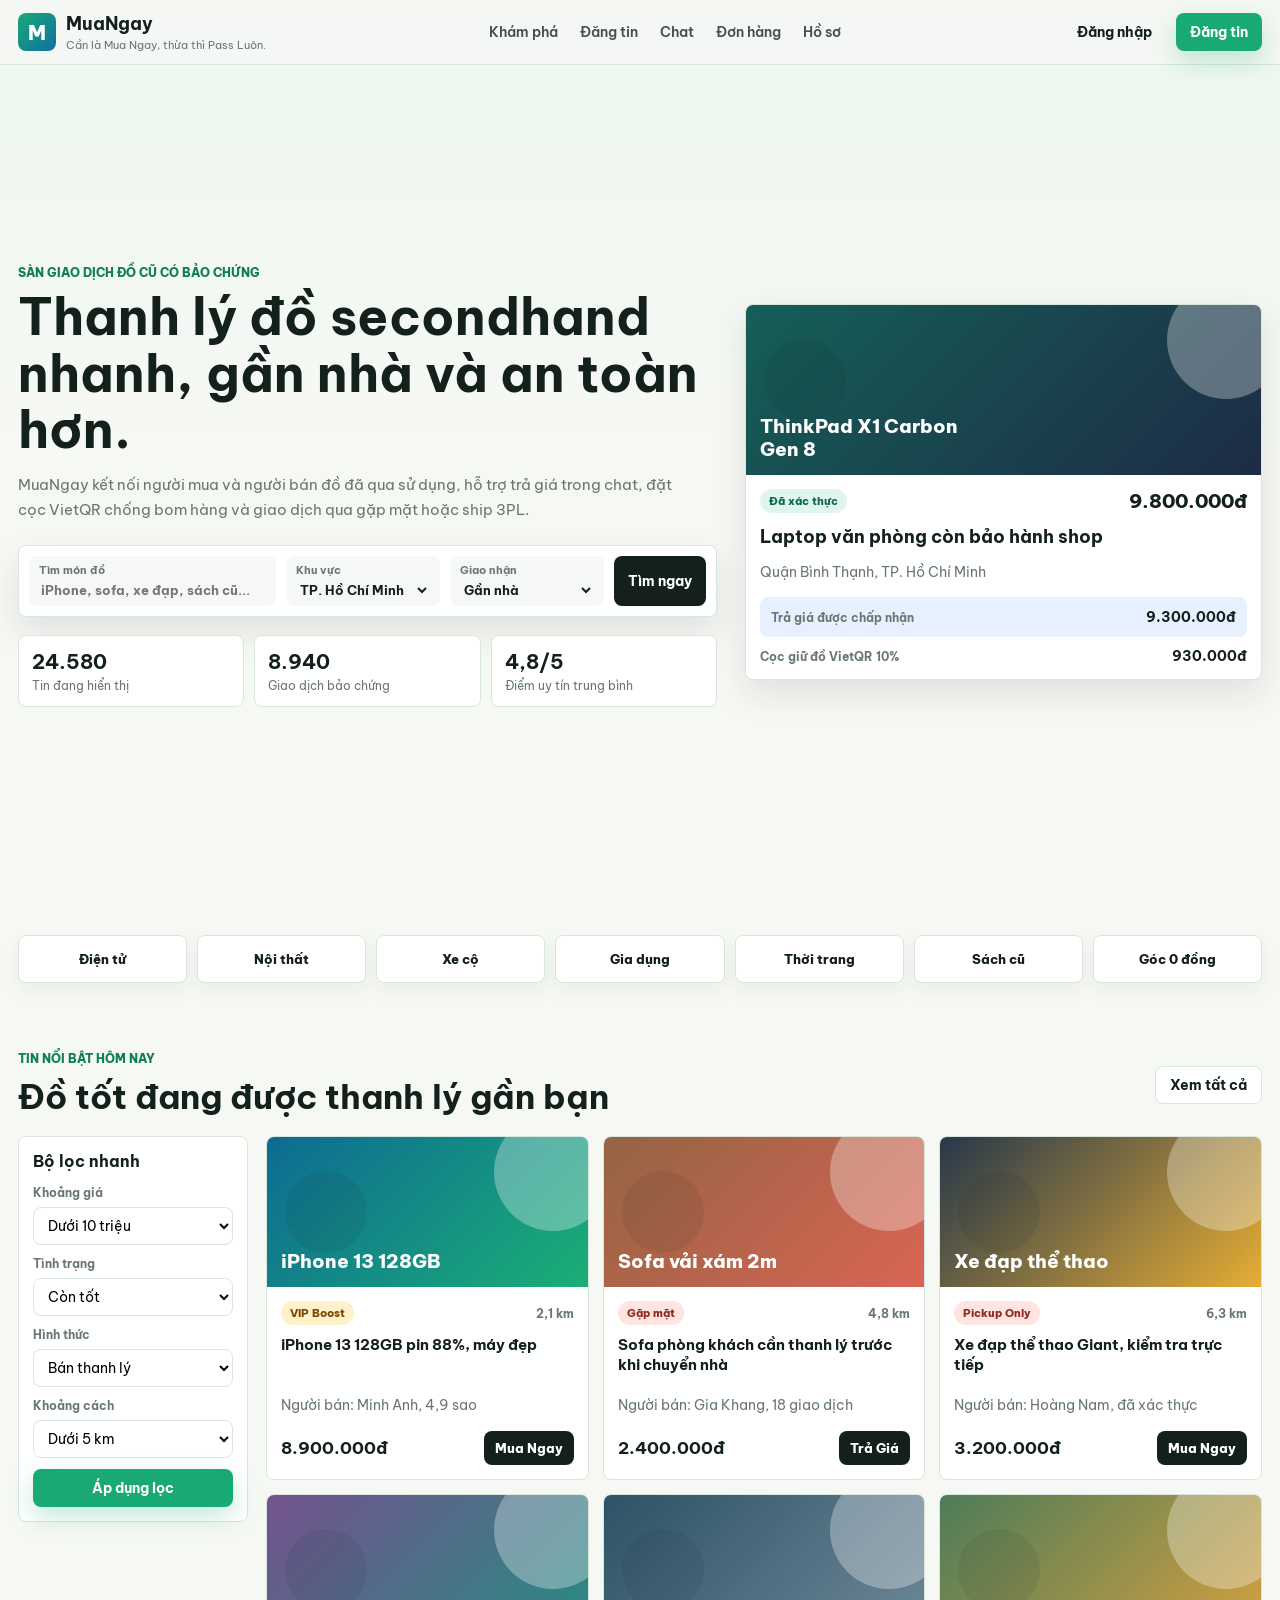
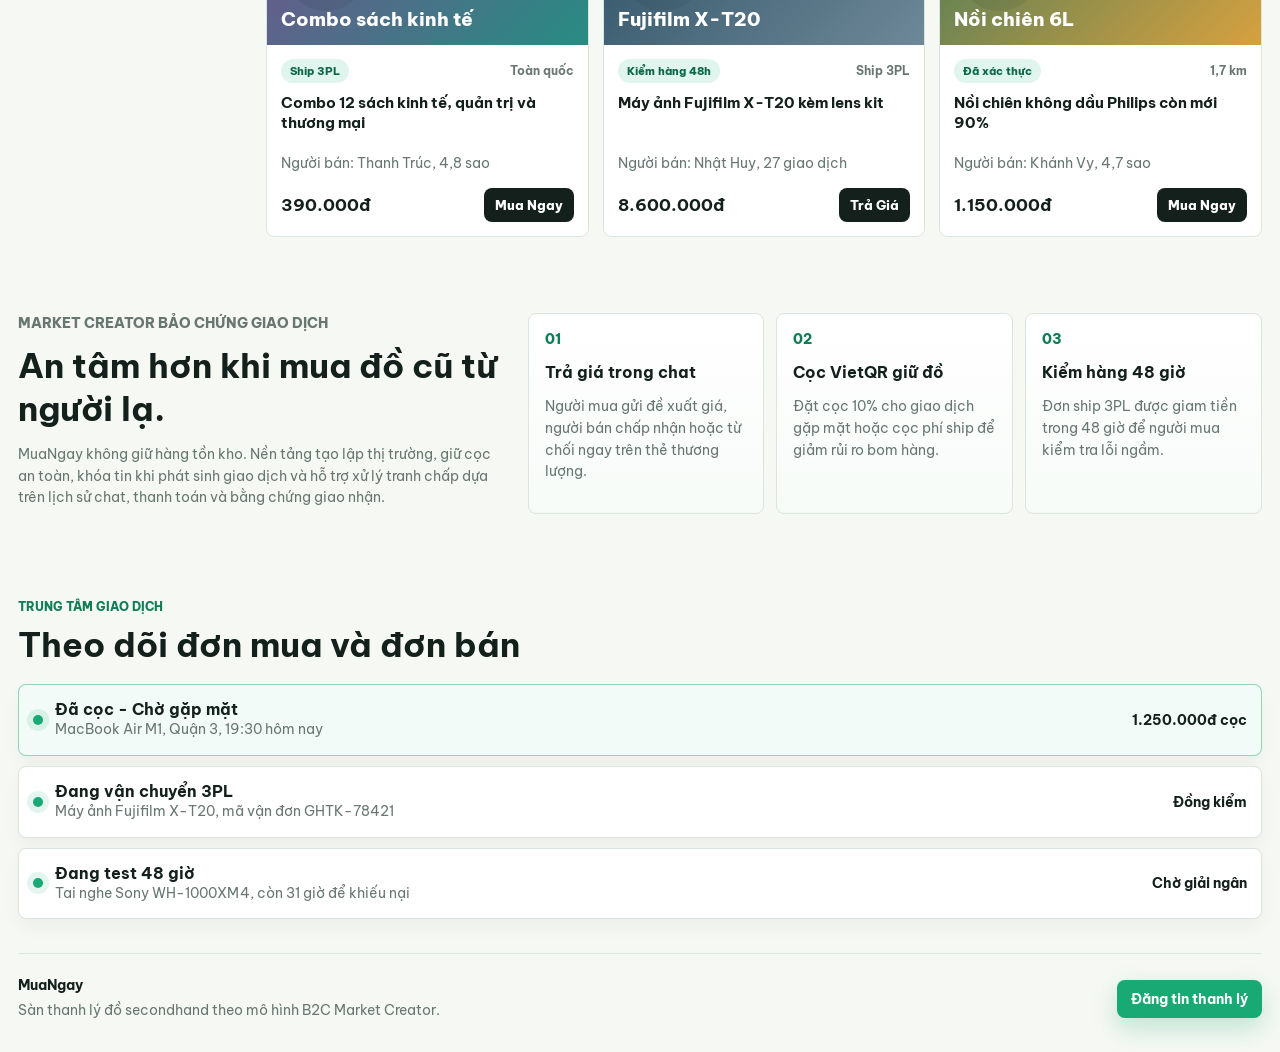
<file: ui-mockups/index.html>
<!DOCTYPE html>
<html lang="vi">
<head>
  <meta charset="UTF-8">
  <meta name="viewport" content="width=device-width, initial-scale=1.0">
  <title>MuaNgay - Sàn thanh lý đồ secondhand</title>
  <link rel="preconnect" href="https://fonts.googleapis.com">
  <link rel="preconnect" href="https://fonts.gstatic.com" crossorigin>
  <link href="https://fonts.googleapis.com/css2?family=Be+Vietnam+Pro:wght@400;500;600;700;800&display=swap" rel="stylesheet">
  <link rel="stylesheet" href="styles.css">
</head>
<body>
  <header class="site-header">
    <nav class="navbar">
      <a class="brand" href="index.html">
        <span class="brand-mark">M</span>
        <span>
          <strong>MuaNgay</strong>
          <small>Cần là Mua Ngay, thừa thì Pass Luôn.</small>
        </span>
      </a>

      <div class="nav-links">
        <a href="explore.html">Khám phá</a>
        <a href="post-listing.html">Đăng tin</a>
        <a href="chat.html">Chat</a>
        <a href="orders.html">Đơn hàng</a>
        <a href="profile.html">Hồ sơ</a>
      </div>

      <div class="nav-actions">
        <a class="btn btn-ghost" href="profile.html">Đăng nhập</a>
        <a class="btn btn-primary" href="post-listing.html">Đăng tin</a>
      </div>
    </nav>
  </header>

  <main>
    <section class="hero">
      <div class="hero-content">
        <p class="eyebrow">Sàn giao dịch đồ cũ có bảo chứng</p>
        <h1>Thanh lý đồ secondhand nhanh, gần nhà và an toàn hơn.</h1>
        <p class="hero-copy">
          MuaNgay kết nối người mua và người bán đồ đã qua sử dụng, hỗ trợ trả giá trong chat,
          đặt cọc VietQR chống bom hàng và giao dịch qua gặp mặt hoặc ship 3PL.
        </p>

        <form class="search-panel">
          <div class="field field-wide">
            <label for="keyword">Tìm món đồ</label>
            <input id="keyword" type="search" placeholder="iPhone, sofa, xe đạp, sách cũ...">
          </div>
          <div class="field">
            <label for="location">Khu vực</label>
            <select id="location">
              <option>TP. Hồ Chí Minh</option>
              <option>Hà Nội</option>
              <option>Đà Nẵng</option>
            </select>
          </div>
          <div class="field">
            <label for="method">Giao nhận</label>
            <select id="method">
              <option>Gần nhà</option>
              <option>Ship toàn quốc</option>
              <option>Góc 0 đồng</option>
            </select>
          </div>
        <a class="btn btn-dark" href="explore.html">Tìm ngay</a>
        </form>

        <div class="hero-stats" aria-label="Thống kê nổi bật">
          <div><strong>24.580</strong><span>Tin đang hiển thị</span></div>
          <div><strong>8.940</strong><span>Giao dịch bảo chứng</span></div>
          <div><strong>4,8/5</strong><span>Điểm uy tín trung bình</span></div>
        </div>
      </div>

      <aside class="deal-preview" aria-label="Giao dịch nổi bật">
        <div class="product-photo photo-laptop">
          <span>ThinkPad X1 Carbon Gen 8</span>
        </div>
        <div class="preview-body">
          <div class="preview-row">
            <span class="badge verified">Đã xác thực</span>
            <span class="price">9.800.000đ</span>
          </div>
          <h2>Laptop văn phòng còn bảo hành shop</h2>
          <p>Quận Bình Thạnh, TP. Hồ Chí Minh</p>
          <div class="offer-box">
            <span>Trả giá được chấp nhận</span>
            <strong>9.300.000đ</strong>
          </div>
          <div class="deposit-line">
            <span>Cọc giữ đồ VietQR 10%</span>
            <strong>930.000đ</strong>
          </div>
        </div>
      </aside>
    </section>

    <section class="section category-strip" aria-label="Danh mục sản phẩm">
      <a href="explore.html">Điện tử</a>
      <a href="explore.html">Nội thất</a>
      <a href="explore.html">Xe cộ</a>
      <a href="explore.html">Gia dụng</a>
      <a href="explore.html">Thời trang</a>
      <a href="explore.html">Sách cũ</a>
      <a href="explore.html">Góc 0 đồng</a>
    </section>

    <section class="section marketplace" id="market">
      <div class="section-heading">
        <div>
          <p class="eyebrow">Tin nổi bật hôm nay</p>
          <h2>Đồ tốt đang được thanh lý gần bạn</h2>
        </div>
        <a class="btn btn-outline" href="explore.html">Xem tất cả</a>
      </div>

      <div class="content-grid">
        <aside class="filters">
          <h3>Bộ lọc nhanh</h3>
          <label><span>Khoảng giá</span><select><option>Dưới 10 triệu</option></select></label>
          <label><span>Tình trạng</span><select><option>Còn tốt</option></select></label>
          <label><span>Hình thức</span><select><option>Bán thanh lý</option></select></label>
          <label><span>Khoảng cách</span><select><option>Dưới 5 km</option></select></label>
          <button class="btn btn-primary btn-full">Áp dụng lọc</button>
        </aside>

        <div class="product-grid">
          <article class="product-card">
            <div class="product-photo photo-phone"><span>iPhone 13 128GB</span></div>
            <div class="card-body">
              <div class="tag-row"><span class="badge hot">VIP Boost</span><span>2,1 km</span></div>
              <h3>iPhone 13 128GB pin 88%, máy đẹp</h3>
              <p class="seller">Người bán: Minh Anh, 4,9 sao</p>
              <div class="card-bottom"><strong>8.900.000đ</strong><a href="product-detail.html">Mua Ngay</a></div>
            </div>
          </article>

          <article class="product-card">
            <div class="product-photo photo-sofa"><span>Sofa vải xám 2m</span></div>
            <div class="card-body">
              <div class="tag-row"><span class="badge pickup">Gặp mặt</span><span>4,8 km</span></div>
              <h3>Sofa phòng khách cần thanh lý trước khi chuyển nhà</h3>
              <p class="seller">Người bán: Gia Khang, 18 giao dịch</p>
              <div class="card-bottom"><strong>2.400.000đ</strong><a href="chat.html">Trả Giá</a></div>
            </div>
          </article>

          <article class="product-card">
            <div class="product-photo photo-bike"><span>Xe đạp thể thao</span></div>
            <div class="card-body">
              <div class="tag-row"><span class="badge pickup">Pickup Only</span><span>6,3 km</span></div>
              <h3>Xe đạp thể thao Giant, kiểm tra trực tiếp</h3>
              <p class="seller">Người bán: Hoàng Nam, đã xác thực</p>
              <div class="card-bottom"><strong>3.200.000đ</strong><a href="product-detail.html">Mua Ngay</a></div>
            </div>
          </article>

          <article class="product-card">
            <div class="product-photo photo-books"><span>Combo sách kinh tế</span></div>
            <div class="card-body">
              <div class="tag-row"><span class="badge ship">Ship 3PL</span><span>Toàn quốc</span></div>
              <h3>Combo 12 sách kinh tế, quản trị và thương mại</h3>
              <p class="seller">Người bán: Thanh Trúc, 4,8 sao</p>
              <div class="card-bottom"><strong>390.000đ</strong><a href="product-detail.html">Mua Ngay</a></div>
            </div>
          </article>

          <article class="product-card">
            <div class="product-photo photo-camera"><span>Fujifilm X-T20</span></div>
            <div class="card-body">
              <div class="tag-row"><span class="badge ship">Kiểm hàng 48h</span><span>Ship 3PL</span></div>
              <h3>Máy ảnh Fujifilm X-T20 kèm lens kit</h3>
              <p class="seller">Người bán: Nhật Huy, 27 giao dịch</p>
              <div class="card-bottom"><strong>8.600.000đ</strong><a href="chat.html">Trả Giá</a></div>
            </div>
          </article>

          <article class="product-card">
            <div class="product-photo photo-airfryer"><span>Nồi chiên 6L</span></div>
            <div class="card-body">
              <div class="tag-row"><span class="badge verified">Đã xác thực</span><span>1,7 km</span></div>
              <h3>Nồi chiên không dầu Philips còn mới 90%</h3>
              <p class="seller">Người bán: Khánh Vy, 4,7 sao</p>
              <div class="card-bottom"><strong>1.150.000đ</strong><a href="product-detail.html">Mua Ngay</a></div>
            </div>
          </article>
        </div>
      </div>
    </section>

    <section class="section trust-section" id="trust">
      <div class="trust-copy">
        <p class="eyebrow">Market Creator bảo chứng giao dịch</p>
        <h2>An tâm hơn khi mua đồ cũ từ người lạ.</h2>
        <p>
          MuaNgay không giữ hàng tồn kho. Nền tảng tạo lập thị trường, giữ cọc an toàn,
          khóa tin khi phát sinh giao dịch và hỗ trợ xử lý tranh chấp dựa trên lịch sử chat, thanh toán và bằng chứng giao nhận.
        </p>
      </div>

      <div class="trust-grid">
        <div class="trust-item">
          <span>01</span>
          <h3>Trả giá trong chat</h3>
          <p>Người mua gửi đề xuất giá, người bán chấp nhận hoặc từ chối ngay trên thẻ thương lượng.</p>
        </div>
        <div class="trust-item">
          <span>02</span>
          <h3>Cọc VietQR giữ đồ</h3>
          <p>Đặt cọc 10% cho giao dịch gặp mặt hoặc cọc phí ship để giảm rủi ro bom hàng.</p>
        </div>
        <div class="trust-item">
          <span>03</span>
          <h3>Kiểm hàng 48 giờ</h3>
          <p>Đơn ship 3PL được giam tiền trong 48 giờ để người mua kiểm tra lỗi ngầm.</p>
        </div>
      </div>
    </section>

    <section class="section dashboard" id="orders">
      <div class="section-heading">
        <div>
          <p class="eyebrow">Trung tâm giao dịch</p>
          <h2>Theo dõi đơn mua và đơn bán</h2>
        </div>
      </div>

      <div class="order-board">
        <div class="order-card active">
          <span class="status-dot"></span>
          <div>
            <h3>Đã cọc - Chờ gặp mặt</h3>
            <p>MacBook Air M1, Quận 3, 19:30 hôm nay</p>
          </div>
          <strong>1.250.000đ cọc</strong>
        </div>
        <div class="order-card">
          <span class="status-dot"></span>
          <div>
            <h3>Đang vận chuyển 3PL</h3>
            <p>Máy ảnh Fujifilm X-T20, mã vận đơn GHTK-78421</p>
          </div>
          <strong>Đồng kiểm</strong>
        </div>
        <div class="order-card">
          <span class="status-dot"></span>
          <div>
            <h3>Đang test 48 giờ</h3>
            <p>Tai nghe Sony WH-1000XM4, còn 31 giờ để khiếu nại</p>
          </div>
          <strong>Chờ giải ngân</strong>
        </div>
      </div>
    </section>
  </main>

  <footer class="footer">
    <div>
      <strong>MuaNgay</strong>
      <p>Sàn thanh lý đồ secondhand theo mô hình B2C Market Creator.</p>
    </div>
    <a class="btn btn-primary" href="post-listing.html">Đăng tin thanh lý</a>
  </footer>
</body>
</html>
</file>
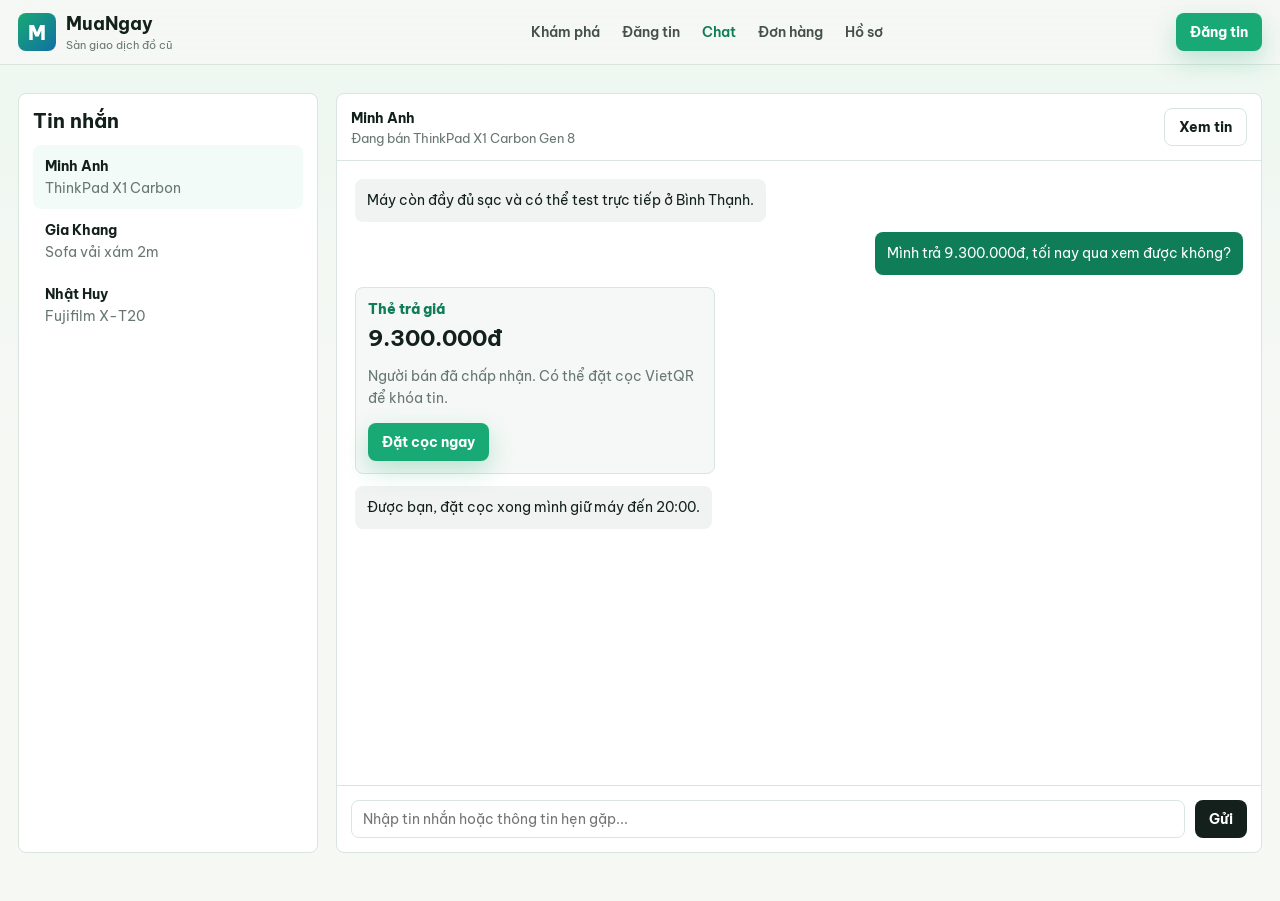
<file: ui-mockups/chat.html>
<!DOCTYPE html>
<html lang="vi">
<head>
  <meta charset="UTF-8">
  <meta name="viewport" content="width=device-width, initial-scale=1.0">
  <title>Chat thương lượng - MuaNgay</title>
  <link rel="preconnect" href="https://fonts.googleapis.com">
  <link rel="preconnect" href="https://fonts.gstatic.com" crossorigin>
  <link href="https://fonts.googleapis.com/css2?family=Be+Vietnam+Pro:wght@400;500;600;700;800&display=swap" rel="stylesheet">
  <link rel="stylesheet" href="styles.css">
</head>
<body>
  <header class="site-header">
    <nav class="navbar">
      <a class="brand" href="index.html"><span class="brand-mark">M</span><span><strong>MuaNgay</strong><small>Sàn giao dịch đồ cũ</small></span></a>
      <div class="nav-links"><a href="explore.html">Khám phá</a><a href="post-listing.html">Đăng tin</a><a class="active" href="chat.html">Chat</a><a href="orders.html">Đơn hàng</a><a href="profile.html">Hồ sơ</a></div>
      <div class="nav-actions"><a class="btn btn-primary" href="post-listing.html">Đăng tin</a></div>
    </nav>
  </header>

  <main class="page-shell">
    <section class="chat-layout">
      <aside class="conversation-list">
        <h2>Tin nhắn</h2>
        <div class="conversation active"><strong>Minh Anh</strong><span>ThinkPad X1 Carbon</span></div>
        <div class="conversation"><strong>Gia Khang</strong><span>Sofa vải xám 2m</span></div>
        <div class="conversation"><strong>Nhật Huy</strong><span>Fujifilm X-T20</span></div>
      </aside>
      <section class="chat-window">
        <div class="chat-head">
          <div><strong>Minh Anh</strong><span>Đang bán ThinkPad X1 Carbon Gen 8</span></div>
          <a class="btn btn-outline" href="product-detail.html">Xem tin</a>
        </div>
        <div class="messages">
          <p class="bubble other">Máy còn đầy đủ sạc và có thể test trực tiếp ở Bình Thạnh.</p>
          <p class="bubble mine">Mình trả 9.300.000đ, tối nay qua xem được không?</p>
          <div class="offer-card-chat">
            <span>Thẻ trả giá</span>
            <strong>9.300.000đ</strong>
            <p>Người bán đã chấp nhận. Có thể đặt cọc VietQR để khóa tin.</p>
            <a class="btn btn-primary" href="orders.html">Đặt cọc ngay</a>
          </div>
          <p class="bubble other">Được bạn, đặt cọc xong mình giữ máy đến 20:00.</p>
        </div>
        <div class="chat-input"><input placeholder="Nhập tin nhắn hoặc thông tin hẹn gặp..."><button class="btn btn-dark">Gửi</button></div>
      </section>
    </section>
  </main>
</body>
</html>
</file>
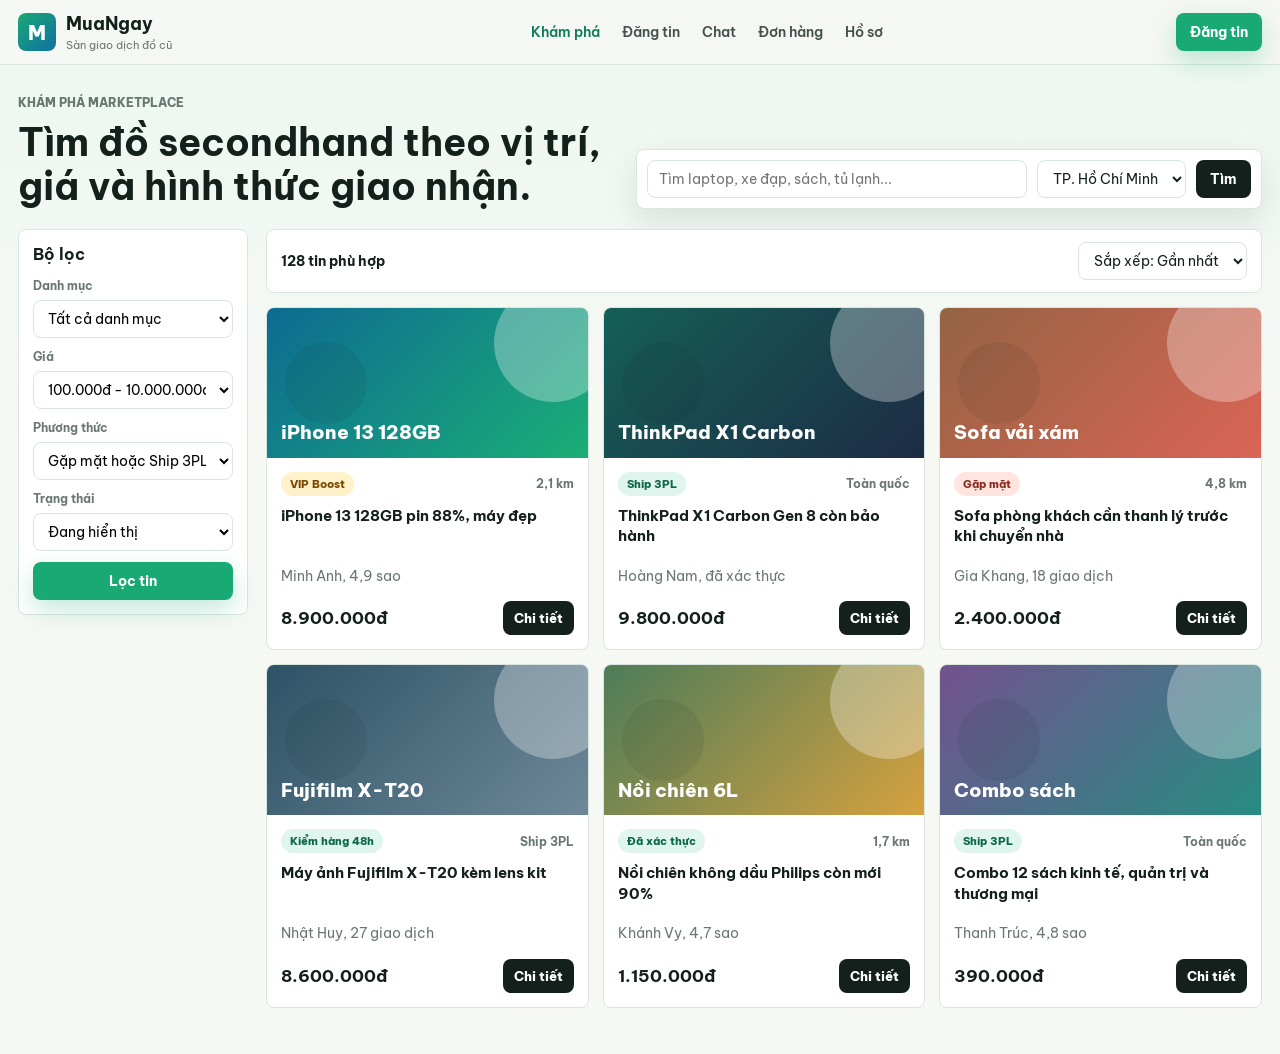
<file: ui-mockups/explore.html>
<!DOCTYPE html>
<html lang="vi">
<head>
  <meta charset="UTF-8">
  <meta name="viewport" content="width=device-width, initial-scale=1.0">
  <title>Khám phá tin đăng - MuaNgay</title>
  <link rel="preconnect" href="https://fonts.googleapis.com">
  <link rel="preconnect" href="https://fonts.gstatic.com" crossorigin>
  <link href="https://fonts.googleapis.com/css2?family=Be+Vietnam+Pro:wght@400;500;600;700;800&display=swap" rel="stylesheet">
  <link rel="stylesheet" href="styles.css">
</head>
<body>
  <header class="site-header">
    <nav class="navbar">
      <a class="brand" href="index.html"><span class="brand-mark">M</span><span><strong>MuaNgay</strong><small>Sàn giao dịch đồ cũ</small></span></a>
      <div class="nav-links">
        <a class="active" href="explore.html">Khám phá</a>
        <a href="post-listing.html">Đăng tin</a>
        <a href="chat.html">Chat</a>
        <a href="orders.html">Đơn hàng</a>
        <a href="profile.html">Hồ sơ</a>
      </div>
      <div class="nav-actions"><a class="btn btn-primary" href="post-listing.html">Đăng tin</a></div>
    </nav>
  </header>

  <main class="page-shell">
    <section class="page-title">
      <div>
        <p class="eyebrow">Khám phá marketplace</p>
        <h1>Tìm đồ secondhand theo vị trí, giá và hình thức giao nhận.</h1>
      </div>
      <form class="compact-search">
        <input type="search" placeholder="Tìm laptop, xe đạp, sách, tủ lạnh...">
        <select><option>TP. Hồ Chí Minh</option><option>Hà Nội</option></select>
        <button class="btn btn-dark">Tìm</button>
      </form>
    </section>

    <section class="browse-layout">
      <aside class="filters">
        <h3>Bộ lọc</h3>
        <label><span>Danh mục</span><select><option>Tất cả danh mục</option><option>Đồ điện tử</option><option>Nội thất</option></select></label>
        <label><span>Giá</span><select><option>100.000đ - 10.000.000đ</option></select></label>
        <label><span>Phương thức</span><select><option>Gặp mặt hoặc Ship 3PL</option></select></label>
        <label><span>Trạng thái</span><select><option>Đang hiển thị</option><option>VIP Boost</option></select></label>
        <button class="btn btn-primary btn-full">Lọc tin</button>
      </aside>

      <div class="listing-area">
        <div class="toolbar">
          <strong>128 tin phù hợp</strong>
          <select><option>Sắp xếp: Gần nhất</option><option>Giá thấp trước</option><option>Mới đăng</option></select>
        </div>
        <div class="product-grid">
          <article class="product-card"><div class="product-photo photo-phone"><span>iPhone 13 128GB</span></div><div class="card-body"><div class="tag-row"><span class="badge hot">VIP Boost</span><span>2,1 km</span></div><h3>iPhone 13 128GB pin 88%, máy đẹp</h3><p class="seller">Minh Anh, 4,9 sao</p><div class="card-bottom"><strong>8.900.000đ</strong><a href="product-detail.html">Chi tiết</a></div></div></article>
          <article class="product-card"><div class="product-photo photo-laptop"><span>ThinkPad X1 Carbon</span></div><div class="card-body"><div class="tag-row"><span class="badge ship">Ship 3PL</span><span>Toàn quốc</span></div><h3>ThinkPad X1 Carbon Gen 8 còn bảo hành</h3><p class="seller">Hoàng Nam, đã xác thực</p><div class="card-bottom"><strong>9.800.000đ</strong><a href="product-detail.html">Chi tiết</a></div></div></article>
          <article class="product-card"><div class="product-photo photo-sofa"><span>Sofa vải xám</span></div><div class="card-body"><div class="tag-row"><span class="badge pickup">Gặp mặt</span><span>4,8 km</span></div><h3>Sofa phòng khách cần thanh lý trước khi chuyển nhà</h3><p class="seller">Gia Khang, 18 giao dịch</p><div class="card-bottom"><strong>2.400.000đ</strong><a href="product-detail.html">Chi tiết</a></div></div></article>
          <article class="product-card"><div class="product-photo photo-camera"><span>Fujifilm X-T20</span></div><div class="card-body"><div class="tag-row"><span class="badge ship">Kiểm hàng 48h</span><span>Ship 3PL</span></div><h3>Máy ảnh Fujifilm X-T20 kèm lens kit</h3><p class="seller">Nhật Huy, 27 giao dịch</p><div class="card-bottom"><strong>8.600.000đ</strong><a href="product-detail.html">Chi tiết</a></div></div></article>
          <article class="product-card"><div class="product-photo photo-airfryer"><span>Nồi chiên 6L</span></div><div class="card-body"><div class="tag-row"><span class="badge verified">Đã xác thực</span><span>1,7 km</span></div><h3>Nồi chiên không dầu Philips còn mới 90%</h3><p class="seller">Khánh Vy, 4,7 sao</p><div class="card-bottom"><strong>1.150.000đ</strong><a href="product-detail.html">Chi tiết</a></div></div></article>
          <article class="product-card"><div class="product-photo photo-books"><span>Combo sách</span></div><div class="card-body"><div class="tag-row"><span class="badge ship">Ship 3PL</span><span>Toàn quốc</span></div><h3>Combo 12 sách kinh tế, quản trị và thương mại</h3><p class="seller">Thanh Trúc, 4,8 sao</p><div class="card-bottom"><strong>390.000đ</strong><a href="product-detail.html">Chi tiết</a></div></div></article>
        </div>
      </div>
    </section>
  </main>
</body>
</html>
</file>
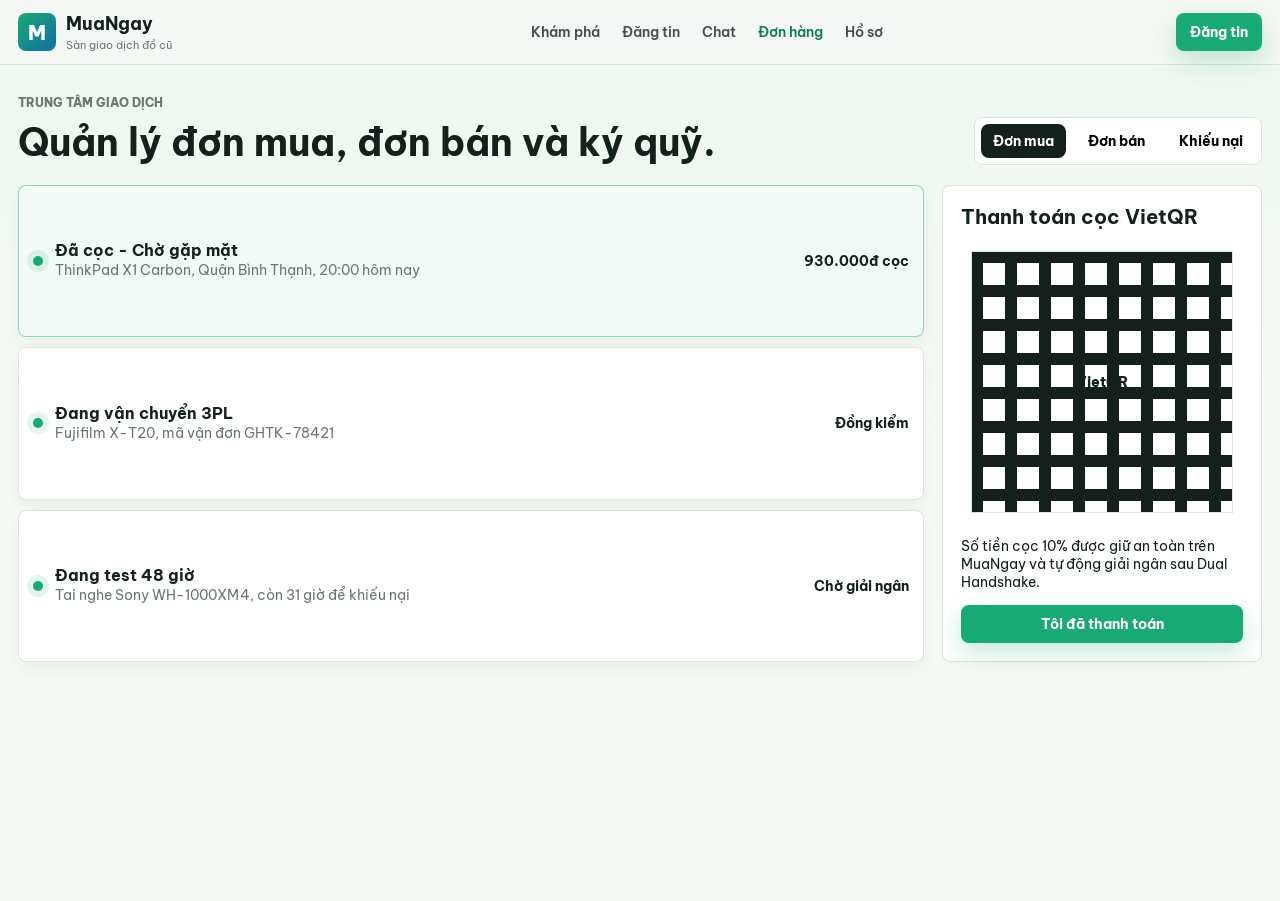
<file: ui-mockups/orders.html>
<!DOCTYPE html>
<html lang="vi">
<head>
  <meta charset="UTF-8">
  <meta name="viewport" content="width=device-width, initial-scale=1.0">
  <title>Quản lý đơn hàng - MuaNgay</title>
  <link rel="preconnect" href="https://fonts.googleapis.com">
  <link rel="preconnect" href="https://fonts.gstatic.com" crossorigin>
  <link href="https://fonts.googleapis.com/css2?family=Be+Vietnam+Pro:wght@400;500;600;700;800&display=swap" rel="stylesheet">
  <link rel="stylesheet" href="styles.css">
</head>
<body>
  <header class="site-header">
    <nav class="navbar">
      <a class="brand" href="index.html"><span class="brand-mark">M</span><span><strong>MuaNgay</strong><small>Sàn giao dịch đồ cũ</small></span></a>
      <div class="nav-links"><a href="explore.html">Khám phá</a><a href="post-listing.html">Đăng tin</a><a href="chat.html">Chat</a><a class="active" href="orders.html">Đơn hàng</a><a href="profile.html">Hồ sơ</a></div>
      <div class="nav-actions"><a class="btn btn-primary" href="post-listing.html">Đăng tin</a></div>
    </nav>
  </header>

  <main class="page-shell">
    <section class="page-title">
      <div><p class="eyebrow">Trung tâm giao dịch</p><h1>Quản lý đơn mua, đơn bán và ký quỹ.</h1></div>
      <div class="tabs"><button class="active">Đơn mua</button><button>Đơn bán</button><button>Khiếu nại</button></div>
    </section>

    <section class="order-page-grid">
      <div class="order-board">
        <div class="order-card active"><span class="status-dot"></span><div><h3>Đã cọc - Chờ gặp mặt</h3><p>ThinkPad X1 Carbon, Quận Bình Thạnh, 20:00 hôm nay</p></div><strong>930.000đ cọc</strong></div>
        <div class="order-card"><span class="status-dot"></span><div><h3>Đang vận chuyển 3PL</h3><p>Fujifilm X-T20, mã vận đơn GHTK-78421</p></div><strong>Đồng kiểm</strong></div>
        <div class="order-card"><span class="status-dot"></span><div><h3>Đang test 48 giờ</h3><p>Tai nghe Sony WH-1000XM4, còn 31 giờ để khiếu nại</p></div><strong>Chờ giải ngân</strong></div>
      </div>
      <aside class="qr-panel">
        <h2>Thanh toán cọc VietQR</h2>
        <div class="qr-box">VietQR</div>
        <p>Số tiền cọc 10% được giữ an toàn trên MuaNgay và tự động giải ngân sau Dual Handshake.</p>
        <button class="btn btn-primary btn-full">Tôi đã thanh toán</button>
      </aside>
    </section>
  </main>
</body>
</html>
</file>
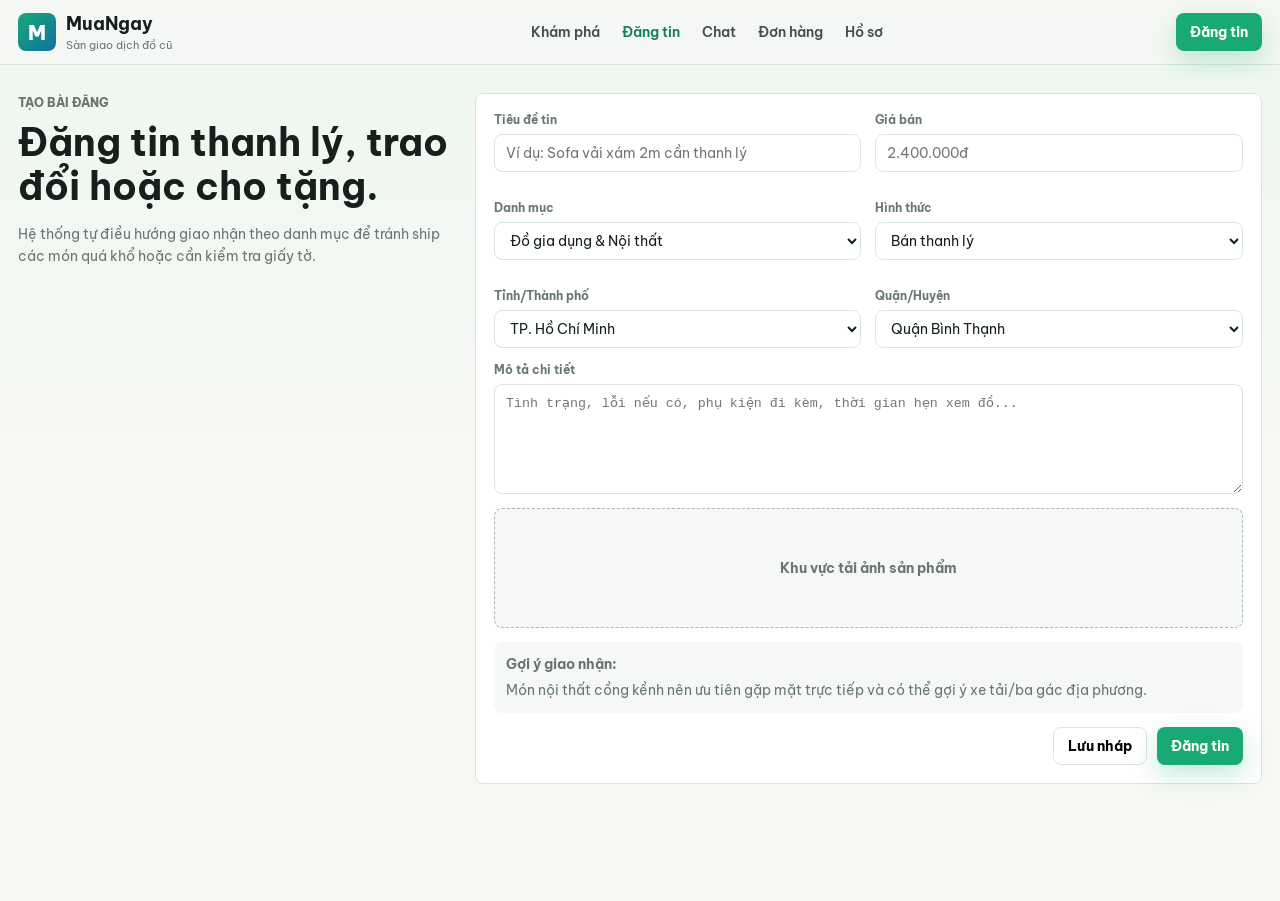
<file: ui-mockups/post-listing.html>
<!DOCTYPE html>
<html lang="vi">
<head>
  <meta charset="UTF-8">
  <meta name="viewport" content="width=device-width, initial-scale=1.0">
  <title>Đăng tin thanh lý - MuaNgay</title>
  <link rel="preconnect" href="https://fonts.googleapis.com">
  <link rel="preconnect" href="https://fonts.gstatic.com" crossorigin>
  <link href="https://fonts.googleapis.com/css2?family=Be+Vietnam+Pro:wght@400;500;600;700;800&display=swap" rel="stylesheet">
  <link rel="stylesheet" href="styles.css">
</head>
<body>
  <header class="site-header">
    <nav class="navbar">
      <a class="brand" href="index.html"><span class="brand-mark">M</span><span><strong>MuaNgay</strong><small>Sàn giao dịch đồ cũ</small></span></a>
      <div class="nav-links"><a href="explore.html">Khám phá</a><a class="active" href="post-listing.html">Đăng tin</a><a href="chat.html">Chat</a><a href="orders.html">Đơn hàng</a><a href="profile.html">Hồ sơ</a></div>
      <div class="nav-actions"><a class="btn btn-primary" href="post-listing.html">Đăng tin</a></div>
    </nav>
  </header>

  <main class="page-shell">
    <section class="form-layout">
      <div class="page-title stacked">
        <p class="eyebrow">Tạo bài đăng</p>
        <h1>Đăng tin thanh lý, trao đổi hoặc cho tặng.</h1>
        <p>Hệ thống tự điều hướng giao nhận theo danh mục để tránh ship các món quá khổ hoặc cần kiểm tra giấy tờ.</p>
      </div>

      <form class="form-card">
        <div class="form-grid">
          <label><span>Tiêu đề tin</span><input placeholder="Ví dụ: Sofa vải xám 2m cần thanh lý"></label>
          <label><span>Giá bán</span><input placeholder="2.400.000đ"></label>
          <label><span>Danh mục</span><select><option>Đồ gia dụng & Nội thất</option><option>Đồ điện tử</option><option>Xe cộ</option></select></label>
          <label><span>Hình thức</span><select><option>Bán thanh lý</option><option>Trao đổi đồ</option><option>Cho tặng 0đ</option></select></label>
          <label><span>Tỉnh/Thành phố</span><select><option>TP. Hồ Chí Minh</option><option>Hà Nội</option></select></label>
          <label><span>Quận/Huyện</span><select><option>Quận Bình Thạnh</option><option>Quận 3</option></select></label>
        </div>
        <label><span>Mô tả chi tiết</span><textarea placeholder="Tình trạng, lỗi nếu có, phụ kiện đi kèm, thời gian hẹn xem đồ..."></textarea></label>
        <div class="upload-box">Khu vực tải ảnh sản phẩm</div>
        <div class="handoff-box">
          <strong>Gợi ý giao nhận:</strong>
          <span>Món nội thất cồng kềnh nên ưu tiên gặp mặt trực tiếp và có thể gợi ý xe tải/ba gác địa phương.</span>
        </div>
        <div class="form-actions"><button class="btn btn-outline" type="button">Lưu nháp</button><button class="btn btn-primary" type="submit">Đăng tin</button></div>
      </form>
    </section>
  </main>
</body>
</html>
</file>
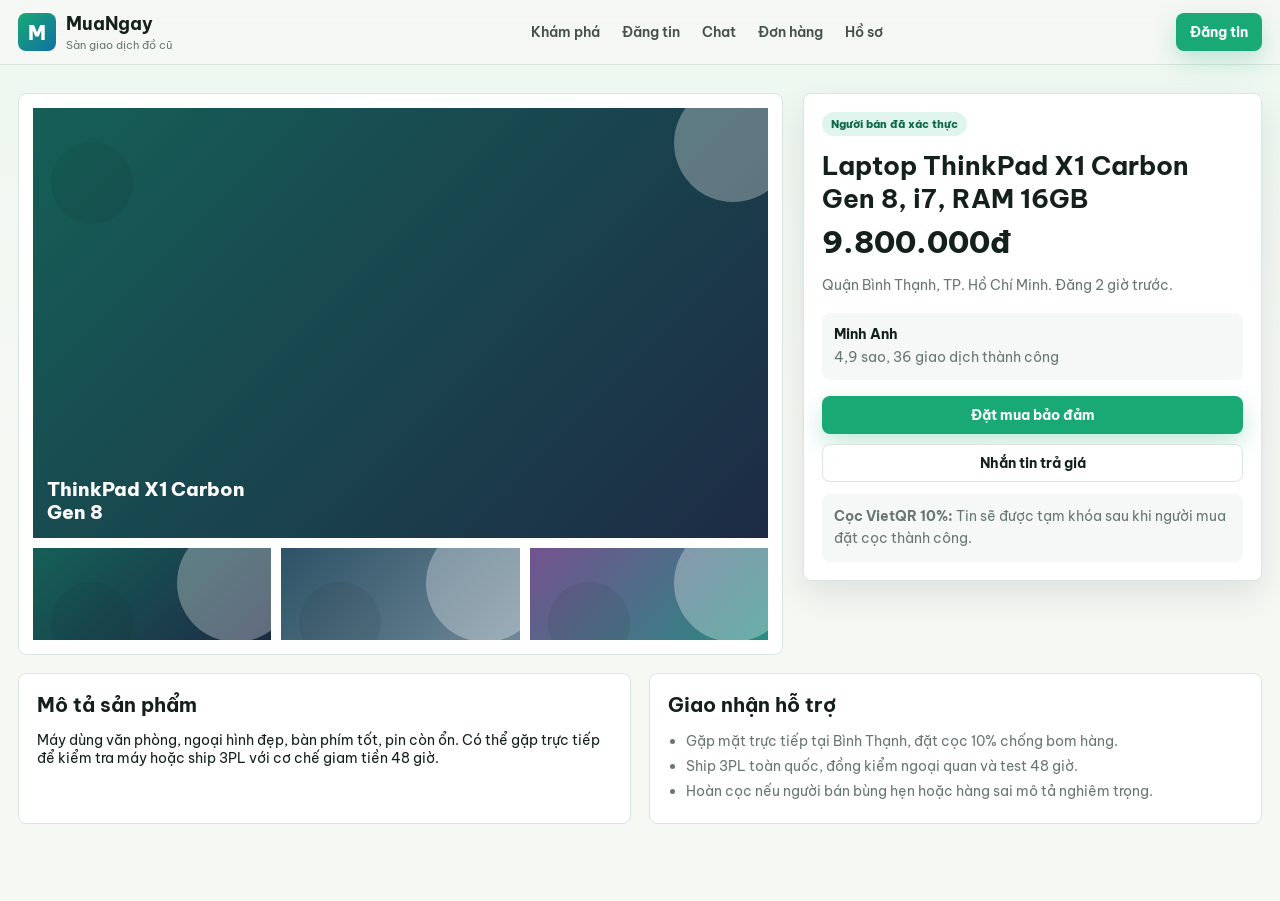
<file: ui-mockups/product-detail.html>
<!DOCTYPE html>
<html lang="vi">
<head>
  <meta charset="UTF-8">
  <meta name="viewport" content="width=device-width, initial-scale=1.0">
  <title>Chi tiết sản phẩm - MuaNgay</title>
  <link rel="preconnect" href="https://fonts.googleapis.com">
  <link rel="preconnect" href="https://fonts.gstatic.com" crossorigin>
  <link href="https://fonts.googleapis.com/css2?family=Be+Vietnam+Pro:wght@400;500;600;700;800&display=swap" rel="stylesheet">
  <link rel="stylesheet" href="styles.css">
</head>
<body>
  <header class="site-header">
    <nav class="navbar">
      <a class="brand" href="index.html"><span class="brand-mark">M</span><span><strong>MuaNgay</strong><small>Sàn giao dịch đồ cũ</small></span></a>
      <div class="nav-links"><a href="explore.html">Khám phá</a><a href="post-listing.html">Đăng tin</a><a href="chat.html">Chat</a><a href="orders.html">Đơn hàng</a><a href="profile.html">Hồ sơ</a></div>
      <div class="nav-actions"><a class="btn btn-primary" href="post-listing.html">Đăng tin</a></div>
    </nav>
  </header>

  <main class="page-shell">
    <section class="detail-layout">
      <div class="gallery">
        <div class="product-photo photo-laptop main-photo"><span>ThinkPad X1 Carbon Gen 8</span></div>
        <div class="thumb-row"><div class="product-photo photo-laptop"></div><div class="product-photo photo-camera"></div><div class="product-photo photo-books"></div></div>
      </div>

      <aside class="purchase-panel">
        <span class="badge verified">Người bán đã xác thực</span>
        <h1>Laptop ThinkPad X1 Carbon Gen 8, i7, RAM 16GB</h1>
        <div class="detail-price">9.800.000đ</div>
        <p class="seller">Quận Bình Thạnh, TP. Hồ Chí Minh. Đăng 2 giờ trước.</p>
        <div class="seller-box"><strong>Minh Anh</strong><span>4,9 sao, 36 giao dịch thành công</span></div>
        <div class="action-stack">
          <a class="btn btn-primary" href="orders.html">Đặt mua bảo đảm</a>
          <a class="btn btn-outline" href="chat.html">Nhắn tin trả giá</a>
        </div>
        <div class="safe-note"><strong>Cọc VietQR 10%:</strong> Tin sẽ được tạm khóa sau khi người mua đặt cọc thành công.</div>
      </aside>
    </section>

    <section class="detail-info">
      <article>
        <h2>Mô tả sản phẩm</h2>
        <p>Máy dùng văn phòng, ngoại hình đẹp, bàn phím tốt, pin còn ổn. Có thể gặp trực tiếp để kiểm tra máy hoặc ship 3PL với cơ chế giam tiền 48 giờ.</p>
      </article>
      <article>
        <h2>Giao nhận hỗ trợ</h2>
        <ul class="clean-list">
          <li>Gặp mặt trực tiếp tại Bình Thạnh, đặt cọc 10% chống bom hàng.</li>
          <li>Ship 3PL toàn quốc, đồng kiểm ngoại quan và test 48 giờ.</li>
          <li>Hoàn cọc nếu người bán bùng hẹn hoặc hàng sai mô tả nghiêm trọng.</li>
        </ul>
      </article>
    </section>
  </main>
</body>
</html>
</file>
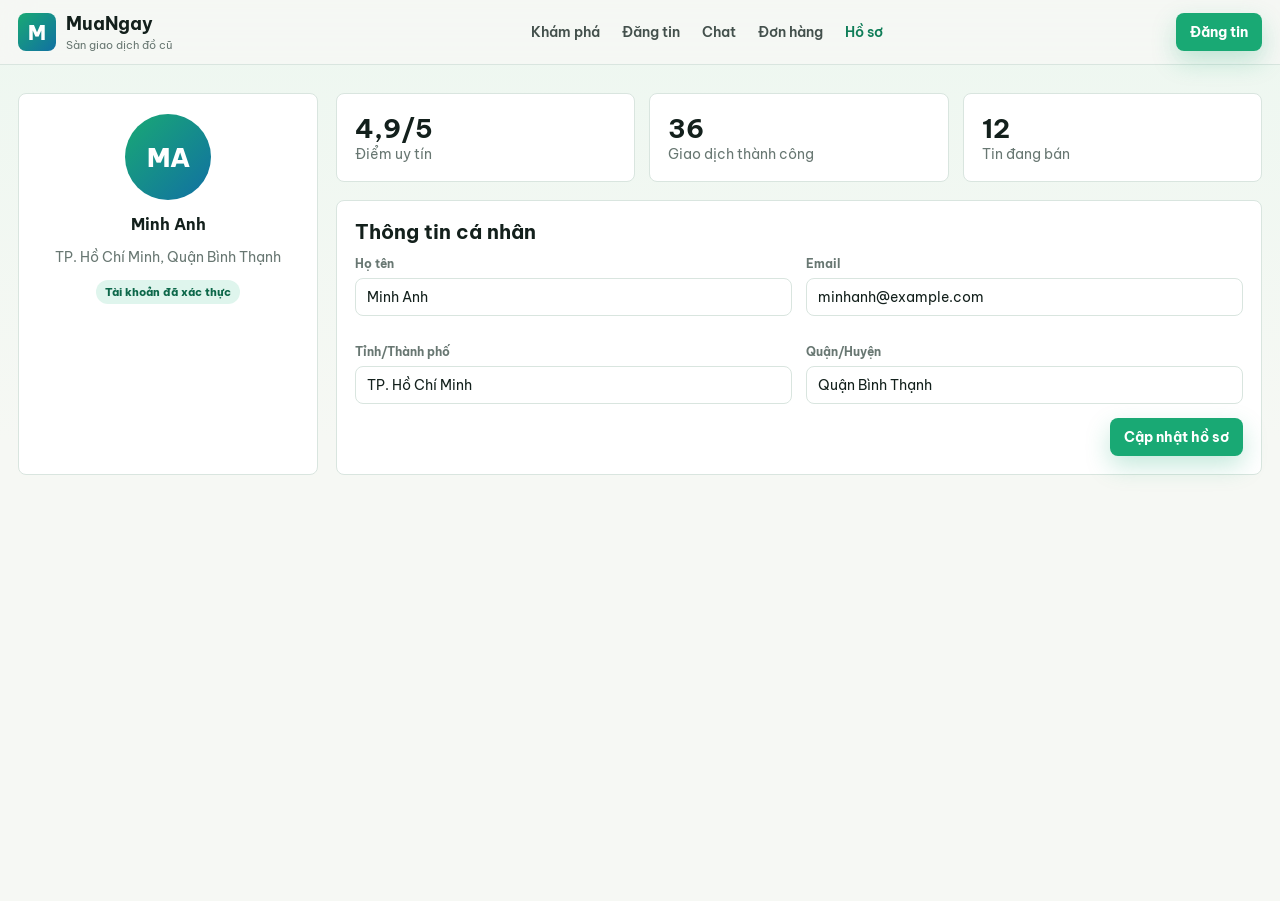
<file: ui-mockups/profile.html>
<!DOCTYPE html>
<html lang="vi">
<head>
  <meta charset="UTF-8">
  <meta name="viewport" content="width=device-width, initial-scale=1.0">
  <title>Hồ sơ người dùng - MuaNgay</title>
  <link rel="preconnect" href="https://fonts.googleapis.com">
  <link rel="preconnect" href="https://fonts.gstatic.com" crossorigin>
  <link href="https://fonts.googleapis.com/css2?family=Be+Vietnam+Pro:wght@400;500;600;700;800&display=swap" rel="stylesheet">
  <link rel="stylesheet" href="styles.css">
</head>
<body>
  <header class="site-header">
    <nav class="navbar">
      <a class="brand" href="index.html"><span class="brand-mark">M</span><span><strong>MuaNgay</strong><small>Sàn giao dịch đồ cũ</small></span></a>
      <div class="nav-links"><a href="explore.html">Khám phá</a><a href="post-listing.html">Đăng tin</a><a href="chat.html">Chat</a><a href="orders.html">Đơn hàng</a><a class="active" href="profile.html">Hồ sơ</a></div>
      <div class="nav-actions"><a class="btn btn-primary" href="post-listing.html">Đăng tin</a></div>
    </nav>
  </header>

  <main class="page-shell">
    <section class="profile-grid">
      <aside class="profile-card">
        <div class="avatar">MA</div>
        <h1>Minh Anh</h1>
        <p>TP. Hồ Chí Minh, Quận Bình Thạnh</p>
        <span class="badge verified">Tài khoản đã xác thực</span>
      </aside>
      <div class="profile-content">
        <div class="metric-grid">
          <div><strong>4,9/5</strong><span>Điểm uy tín</span></div>
          <div><strong>36</strong><span>Giao dịch thành công</span></div>
          <div><strong>12</strong><span>Tin đang bán</span></div>
        </div>
        <section class="panel">
          <h2>Thông tin cá nhân</h2>
          <div class="form-grid">
            <label><span>Họ tên</span><input value="Minh Anh"></label>
            <label><span>Email</span><input value="minhanh@example.com"></label>
            <label><span>Tỉnh/Thành phố</span><input value="TP. Hồ Chí Minh"></label>
            <label><span>Quận/Huyện</span><input value="Quận Bình Thạnh"></label>
          </div>
          <div class="form-actions"><button class="btn btn-primary">Cập nhật hồ sơ</button></div>
        </section>
      </div>
    </section>
  </main>
</body>
</html>
</file>
<file: ui-mockups/styles.css>
:root {
  --ink: #13201c;
  --muted: #687772;
  --line: #d9e5df;
  --paper: #f6f8f4;
  --panel: #ffffff;
  --mint: #19a974;
  --mint-dark: #0f7d58;
  --sun: #f5b942;
  --coral: #ed6a5a;
  --teal-soft: #dff5ed;
  --blue-soft: #e7f0ff;
  --shadow: 0 14px 34px rgba(19, 32, 28, 0.1);
}

* {
  box-sizing: border-box;
}

html {
  scroll-behavior: smooth;
}

body {
  margin: 0;
  font-family: "Be Vietnam Pro", Arial, sans-serif;
  color: var(--ink);
  background:
    linear-gradient(180deg, #edf7f0 0, #f6f8f4 440px, #f6f8f4 100%);
  font-size: 14px;
}

button,
input,
select {
  font: inherit;
}

a {
  color: inherit;
  text-decoration: none;
}

.site-header {
  position: sticky;
  top: 0;
  z-index: 10;
  background: rgba(246, 248, 244, 0.88);
  border-bottom: 1px solid var(--line);
  backdrop-filter: blur(16px);
}

.navbar,
.section,
.footer {
  width: min(1360px, calc(100% - 36px));
  margin: 0 auto;
}

.navbar {
  min-height: 64px;
  display: flex;
  align-items: center;
  justify-content: space-between;
  gap: 24px;
}

.brand {
  display: flex;
  align-items: center;
  gap: 10px;
  min-width: 220px;
}

.brand-mark {
  width: 38px;
  height: 38px;
  display: grid;
  place-items: center;
  border-radius: 8px;
  color: #fff;
  background: linear-gradient(135deg, var(--mint), #1170a3);
  font-weight: 800;
  font-size: 20px;
}

.brand strong {
  display: block;
  font-size: 18px;
}

.brand small {
  color: var(--muted);
  font-size: 11px;
}

.nav-links {
  display: flex;
  align-items: center;
  gap: 22px;
  color: #43504c;
  font-weight: 600;
  font-size: 14px;
}

.nav-links a.active {
  color: var(--mint-dark);
}

.nav-actions {
  display: flex;
  align-items: center;
  gap: 10px;
}

.btn {
  display: inline-flex;
  align-items: center;
  justify-content: center;
  min-height: 38px;
  border: 0;
  border-radius: 8px;
  padding: 0 14px;
  font-weight: 700;
  font-size: 14px;
  cursor: pointer;
  transition: transform 0.2s ease, box-shadow 0.2s ease, background 0.2s ease;
}

.btn:hover {
  transform: translateY(-1px);
}

.btn-primary {
  color: #fff;
  background: var(--mint);
  box-shadow: 0 10px 24px rgba(25, 169, 116, 0.25);
}

.btn-primary:hover {
  background: var(--mint-dark);
}

.btn-ghost {
  color: var(--ink);
  background: transparent;
}

.btn-outline {
  border: 1px solid var(--line);
  background: #fff;
}

.btn-dark {
  color: #fff;
  background: var(--ink);
}

.btn-full {
  width: 100%;
}

.hero {
  width: min(1360px, calc(100% - 36px));
  min-height: calc(100vh - 64px);
  margin: 0 auto;
  display: grid;
  grid-template-columns: minmax(0, 1.15fr) minmax(340px, 0.85fr);
  gap: 28px;
  align-items: center;
  padding: 28px 0 22px;
}

.hero-content h1,
.section-heading h2,
.trust-copy h2 {
  margin: 0;
  letter-spacing: 0;
}

.hero-content h1 {
  max-width: 720px;
  font-size: clamp(36px, 4vw, 56px);
  line-height: 1.1;
}

.eyebrow {
  margin: 0 0 9px;
  color: var(--mint-dark);
  font-size: 12px;
  font-weight: 800;
  text-transform: uppercase;
}

.hero-copy {
  max-width: 680px;
  color: var(--muted);
  font-size: 15px;
  line-height: 1.65;
}

.search-panel {
  margin-top: 22px;
  padding: 10px;
  display: grid;
  grid-template-columns: 1.6fr 1fr 1fr auto;
  gap: 10px;
  background: #fff;
  border: 1px solid var(--line);
  border-radius: 8px;
  box-shadow: var(--shadow);
}

.field {
  min-width: 0;
  display: flex;
  flex-direction: column;
  gap: 4px;
  padding: 7px 10px;
  background: #f5f8f6;
  border-radius: 8px;
}

.field label {
  color: var(--muted);
  font-size: 11px;
  font-weight: 700;
}

.field input,
.field select {
  min-width: 0;
  border: 0;
  outline: 0;
  color: var(--ink);
  background: transparent;
  font-weight: 700;
  font-size: 13px;
}

.hero-stats {
  margin-top: 18px;
  display: grid;
  grid-template-columns: repeat(3, 1fr);
  gap: 10px;
}

.hero-stats div {
  padding: 13px;
  background: #fff;
  border: 1px solid var(--line);
  border-radius: 8px;
}

.hero-stats strong {
  display: block;
  font-size: 20px;
}

.hero-stats span {
  display: block;
  margin-top: 4px;
  color: var(--muted);
  font-size: 12px;
}

.deal-preview,
.filters,
.product-card,
.trust-item,
.order-card {
  background: var(--panel);
  border: 1px solid var(--line);
  border-radius: 8px;
}

.deal-preview {
  overflow: hidden;
  box-shadow: var(--shadow);
  transform: translateY(6px);
}

.product-photo {
  min-height: 170px;
  position: relative;
  display: flex;
  align-items: flex-end;
  padding: 14px;
  overflow: hidden;
}

.product-photo::before,
.product-photo::after {
  content: "";
  position: absolute;
  border-radius: 999px;
  opacity: 0.55;
}

.product-photo::before {
  width: 118px;
  height: 118px;
  right: -24px;
  top: -24px;
  background: rgba(255, 255, 255, 0.55);
}

.product-photo::after {
  width: 82px;
  height: 82px;
  left: 18px;
  top: 34px;
  background: rgba(23, 33, 31, 0.14);
}

.product-photo span {
  position: relative;
  z-index: 1;
  max-width: 210px;
  color: #fff;
  font-weight: 800;
  font-size: 19px;
  line-height: 1.2;
}

.photo-laptop { background: linear-gradient(135deg, #155f57, #1d2b45); }
.photo-phone { background: linear-gradient(135deg, #0d6b92, #1bae76); }
.photo-sofa { background: linear-gradient(135deg, #946442, #da6455); }
.photo-bike { background: linear-gradient(135deg, #27384b, #e6ad34); }
.photo-books { background: linear-gradient(135deg, #73528e, #278c82); }
.photo-camera { background: linear-gradient(135deg, #2e5266, #6e8898); }
.photo-airfryer { background: linear-gradient(135deg, #4d7c59, #d6a13f); }

.preview-body,
.card-body {
  padding: 14px;
}

.preview-row,
.tag-row,
.deposit-line,
.card-bottom,
.section-heading,
.footer {
  display: flex;
  align-items: center;
  justify-content: space-between;
  gap: 12px;
}

.price {
  font-size: 19px;
  font-weight: 800;
}

.deal-preview h2 {
  margin: 12px 0 6px;
  font-size: 18px;
}

.offer-box strong,
.deposit-line strong {
  font-size: 14px;
}

.deal-preview p,
.seller,
.trust-copy p,
.trust-item p,
.order-card p,
.footer p {
  color: var(--muted);
  line-height: 1.55;
  font-size: 14px;
}

.badge {
  display: inline-flex;
  align-items: center;
  min-height: 24px;
  padding: 0 9px;
  border-radius: 999px;
  font-size: 11px;
  font-weight: 800;
}

.verified,
.ship {
  color: #0d684a;
  background: var(--teal-soft);
}

.hot {
  color: #7a4700;
  background: #fff1ca;
}

.pickup {
  color: #8d2b21;
  background: #ffe4df;
}

.offer-box {
  margin: 12px 0 10px;
  padding: 11px;
  display: flex;
  align-items: center;
  justify-content: space-between;
  background: var(--blue-soft);
  border-radius: 8px;
}

.offer-box span,
.deposit-line span {
  color: var(--muted);
  font-size: 12px;
  font-weight: 700;
}

.category-strip {
  display: grid;
  grid-template-columns: repeat(7, 1fr);
  gap: 10px;
  padding: 6px 0 26px;
}

.category-strip a {
  min-height: 48px;
  display: grid;
  place-items: center;
  padding: 0 10px;
  border: 1px solid var(--line);
  border-radius: 8px;
  background: #fff;
  font-weight: 800;
  font-size: 13px;
  text-align: center;
  box-shadow: 0 8px 18px rgba(19, 32, 28, 0.05);
}

.section {
  padding: 34px 0;
}

.section-heading {
  margin-bottom: 18px;
}

.section-heading h2,
.trust-copy h2 {
  font-size: clamp(24px, 3vw, 34px);
}

.content-grid {
  display: grid;
  grid-template-columns: 230px minmax(0, 1fr);
  gap: 18px;
}

.filters {
  align-self: start;
  padding: 14px;
  position: sticky;
  top: 96px;
}

.filters h3 {
  margin: 0 0 14px;
  font-size: 16px;
}

.filters label {
  display: block;
  margin-bottom: 11px;
}

.filters span {
  display: block;
  margin-bottom: 7px;
  color: var(--muted);
  font-size: 12px;
  font-weight: 700;
}

.filters select {
  width: 100%;
  height: 38px;
  border: 1px solid var(--line);
  border-radius: 8px;
  padding: 0 10px;
  background: #fff;
}

.product-grid {
  display: grid;
  grid-template-columns: repeat(3, minmax(0, 1fr));
  gap: 14px;
}

.product-card {
  overflow: hidden;
  transition: transform 0.2s ease, box-shadow 0.2s ease, border-color 0.2s ease;
}

.product-card:hover {
  border-color: rgba(25, 169, 116, 0.45);
  box-shadow: 0 12px 26px rgba(19, 32, 28, 0.08);
  transform: translateY(-2px);
}

.product-card .product-photo {
  min-height: 150px;
}

.tag-row {
  color: var(--muted);
  font-size: 12px;
  font-weight: 700;
}

.product-card h3 {
  min-height: 46px;
  margin: 10px 0 5px;
  font-size: 15px;
  line-height: 1.35;
}

.card-bottom strong {
  font-size: 17px;
}

.card-bottom button,
.card-bottom a {
  display: inline-grid;
  place-items: center;
  min-height: 34px;
  border: 0;
  border-radius: 8px;
  padding: 0 11px;
  color: #fff;
  background: var(--ink);
  font-weight: 800;
  font-size: 13px;
  cursor: pointer;
}

.trust-section {
  display: grid;
  grid-template-columns: 0.8fr 1.2fr;
  gap: 20px;
  align-items: start;
  padding-top: 42px;
  padding-bottom: 42px;
}

.trust-grid {
  display: grid;
  grid-template-columns: repeat(3, 1fr);
  gap: 12px;
}

.trust-item {
  padding: 16px;
  background: linear-gradient(180deg, #fff 0, #f7fbf8 100%);
}

.trust-item span {
  display: inline-flex;
  margin-bottom: 14px;
  color: var(--mint-dark);
  font-weight: 800;
}

.trust-item h3 {
  margin: 0 0 10px;
  font-size: 16px;
}

.order-board {
  display: grid;
  gap: 10px;
}

.order-card {
  display: grid;
  grid-template-columns: auto 1fr auto;
  align-items: center;
  gap: 12px;
  padding: 14px;
  box-shadow: 0 8px 18px rgba(19, 32, 28, 0.045);
}

.order-card.active {
  border-color: rgba(25, 169, 116, 0.45);
  background: #f2fbf7;
}

.status-dot {
  width: 10px;
  height: 10px;
  border-radius: 999px;
  background: var(--mint);
  box-shadow: 0 0 0 6px rgba(25, 169, 116, 0.12);
}

.order-card h3,
.order-card p {
  margin: 0;
}

.order-card h3 {
  font-size: 16px;
}

.order-card strong {
  font-size: 14px;
}

.footer {
  padding: 22px 0 30px;
  border-top: 1px solid var(--line);
}

.footer p {
  margin: 6px 0 0;
}

.page-shell {
  width: min(1360px, calc(100% - 36px));
  min-height: calc(100vh - 64px);
  margin: 0 auto;
  padding: 28px 0 46px;
}

.page-title {
  display: flex;
  align-items: end;
  justify-content: space-between;
  gap: 18px;
  margin-bottom: 20px;
}

.page-title.stacked {
  display: block;
}

.page-title h1 {
  max-width: 760px;
  margin: 0;
  font-size: clamp(28px, 3vw, 42px);
  line-height: 1.14;
}

.page-title p {
  max-width: 680px;
  color: var(--muted);
  line-height: 1.6;
}

.compact-search,
.toolbar,
.tabs,
.form-actions,
.chat-head,
.chat-input {
  display: flex;
  align-items: center;
  gap: 10px;
}

.compact-search {
  padding: 10px;
  background: #fff;
  border: 1px solid var(--line);
  border-radius: 8px;
  box-shadow: var(--shadow);
}

.compact-search input,
.compact-search select,
.toolbar select,
.form-card input,
.form-card select,
.form-card textarea,
.profile-content input,
.chat-input input {
  min-height: 38px;
  border: 1px solid var(--line);
  border-radius: 8px;
  padding: 0 11px;
  color: var(--ink);
  background: #fff;
  outline: 0;
}

.compact-search input {
  width: min(380px, 38vw);
}

.browse-layout {
  display: grid;
  grid-template-columns: 230px minmax(0, 1fr);
  gap: 18px;
}

.listing-area {
  min-width: 0;
}

.toolbar {
  justify-content: space-between;
  margin-bottom: 14px;
  padding: 12px 14px;
  background: #fff;
  border: 1px solid var(--line);
  border-radius: 8px;
}

.detail-layout {
  display: grid;
  grid-template-columns: minmax(0, 1.25fr) minmax(340px, 0.75fr);
  gap: 20px;
  align-items: start;
}

.gallery,
.purchase-panel,
.detail-info article,
.form-card,
.conversation-list,
.chat-window,
.qr-panel,
.profile-card,
.panel,
.metric-grid div {
  background: #fff;
  border: 1px solid var(--line);
  border-radius: 8px;
}

.gallery {
  padding: 14px;
}

.main-photo {
  min-height: 430px;
}

.thumb-row {
  display: grid;
  grid-template-columns: repeat(3, 1fr);
  gap: 10px;
  margin-top: 10px;
}

.thumb-row .product-photo {
  min-height: 92px;
}

.purchase-panel {
  padding: 18px;
  position: sticky;
  top: 86px;
  box-shadow: var(--shadow);
}

.purchase-panel h1 {
  margin: 14px 0 8px;
  font-size: 26px;
  line-height: 1.25;
}

.detail-price {
  font-size: 30px;
  font-weight: 800;
}

.seller-box,
.safe-note,
.handoff-box,
.upload-box,
.offer-card-chat {
  padding: 12px;
  border-radius: 8px;
  background: #f5f8f6;
}

.seller-box {
  display: grid;
  gap: 4px;
  margin: 16px 0;
}

.seller-box span,
.safe-note,
.handoff-box,
.offer-card-chat p {
  color: var(--muted);
  line-height: 1.55;
}

.action-stack {
  display: grid;
  gap: 10px;
  margin-bottom: 12px;
}

.action-stack .btn {
  display: grid;
  place-items: center;
}

.detail-info {
  display: grid;
  grid-template-columns: 1fr 1fr;
  gap: 18px;
  margin-top: 18px;
}

.detail-info article {
  padding: 18px;
}

.detail-info h2,
.form-card h2,
.panel h2,
.conversation-list h2,
.qr-panel h2 {
  margin: 0 0 12px;
  font-size: 20px;
}

.clean-list {
  margin: 0;
  padding-left: 18px;
  color: var(--muted);
  line-height: 1.8;
}

.form-layout {
  display: grid;
  grid-template-columns: 0.55fr 1fr;
  gap: 24px;
  align-items: start;
}

.form-card,
.panel {
  padding: 18px;
}

.form-grid {
  display: grid;
  grid-template-columns: repeat(2, minmax(0, 1fr));
  gap: 14px;
}

.form-card label,
.profile-content label {
  display: grid;
  gap: 7px;
  margin-bottom: 14px;
}

.form-card label span,
.profile-content label span {
  color: var(--muted);
  font-size: 12px;
  font-weight: 700;
}

.form-card textarea {
  min-height: 110px;
  padding-top: 10px;
  resize: vertical;
}

.upload-box {
  min-height: 120px;
  display: grid;
  place-items: center;
  margin-bottom: 14px;
  border: 1px dashed #a8bbb3;
  color: var(--muted);
  font-weight: 700;
}

.handoff-box {
  display: grid;
  gap: 4px;
  margin-bottom: 14px;
}

.form-actions {
  justify-content: flex-end;
}

.chat-layout {
  min-height: calc(100vh - 140px);
  display: grid;
  grid-template-columns: 300px minmax(0, 1fr);
  gap: 18px;
}

.conversation-list {
  padding: 14px;
}

.conversation {
  display: grid;
  gap: 4px;
  padding: 12px;
  border-radius: 8px;
  color: var(--muted);
}

.conversation strong {
  color: var(--ink);
}

.conversation.active {
  background: #f2fbf7;
}

.chat-window {
  display: grid;
  grid-template-rows: auto 1fr auto;
  overflow: hidden;
}

.chat-head {
  justify-content: space-between;
  padding: 14px;
  border-bottom: 1px solid var(--line);
}

.chat-head span {
  display: block;
  margin-top: 3px;
  color: var(--muted);
  font-size: 13px;
}

.messages {
  padding: 18px;
}

.bubble {
  width: fit-content;
  max-width: 62%;
  margin: 0 0 10px;
  padding: 11px 12px;
  border-radius: 8px;
  line-height: 1.5;
}

.bubble.other {
  background: #f0f3f1;
}

.bubble.mine {
  margin-left: auto;
  color: #fff;
  background: var(--mint-dark);
}

.offer-card-chat {
  max-width: 360px;
  margin: 12px auto 12px 0;
  border: 1px solid var(--line);
}

.offer-card-chat span {
  color: var(--mint-dark);
  font-weight: 800;
}

.offer-card-chat strong {
  display: block;
  margin-top: 6px;
  font-size: 22px;
}

.chat-input {
  padding: 14px;
  border-top: 1px solid var(--line);
}

.chat-input input {
  flex: 1;
}

.tabs {
  padding: 6px;
  background: #fff;
  border: 1px solid var(--line);
  border-radius: 8px;
}

.tabs button {
  min-height: 34px;
  border: 0;
  border-radius: 8px;
  padding: 0 12px;
  background: transparent;
  font-weight: 700;
}

.tabs button.active {
  color: #fff;
  background: var(--ink);
}

.order-page-grid {
  display: grid;
  grid-template-columns: minmax(0, 1fr) 320px;
  gap: 18px;
}

.qr-panel {
  padding: 18px;
}

.qr-box {
  aspect-ratio: 1;
  display: grid;
  place-items: center;
  margin: 12px 0;
  border-radius: 8px;
  color: var(--ink);
  background:
    linear-gradient(90deg, #13201c 12px, transparent 1%) 0 0 / 34px 34px,
    linear-gradient(#13201c 12px, transparent 1%) 0 0 / 34px 34px,
    #fff;
  border: 10px solid #fff;
  box-shadow: inset 0 0 0 1px var(--line);
  font-weight: 800;
}

.profile-grid {
  display: grid;
  grid-template-columns: 300px minmax(0, 1fr);
  gap: 18px;
}

.profile-card {
  padding: 20px;
  text-align: center;
}

.avatar {
  width: 86px;
  height: 86px;
  display: grid;
  place-items: center;
  margin: 0 auto 14px;
  border-radius: 50%;
  color: #fff;
  background: linear-gradient(135deg, var(--mint), #1170a3);
  font-size: 26px;
  font-weight: 800;
}

.profile-card h1 {
  margin: 0 0 6px;
}

.profile-card p {
  color: var(--muted);
}

.profile-content {
  display: grid;
  gap: 18px;
}

.metric-grid {
  display: grid;
  grid-template-columns: repeat(3, 1fr);
  gap: 14px;
}

.metric-grid div {
  padding: 18px;
}

.metric-grid strong {
  display: block;
  font-size: 26px;
}

.metric-grid span {
  color: var(--muted);
}

@media (max-width: 980px) {
  .nav-links {
    display: none;
  }

  .hero,
  .trust-section,
  .content-grid,
  .browse-layout,
  .detail-layout,
  .form-layout,
  .chat-layout,
  .order-page-grid,
  .profile-grid {
    grid-template-columns: 1fr;
  }

  .search-panel {
    grid-template-columns: 1fr 1fr;
  }

  .search-panel .btn {
    grid-column: 1 / -1;
  }

  .category-strip,
  .trust-grid {
    grid-template-columns: repeat(2, 1fr);
  }

  .product-grid {
    grid-template-columns: repeat(2, minmax(0, 1fr));
  }

  .filters {
    position: static;
  }

  .purchase-panel {
    position: static;
  }
}

@media (max-width: 680px) {
  .navbar,
  .section,
  .footer,
  .hero {
    width: min(100% - 24px, 1180px);
  }

  .navbar {
    min-height: auto;
    padding: 14px 0;
    align-items: flex-start;
  }

  .brand {
    min-width: 0;
  }

  .brand small,
  .nav-actions .btn-ghost {
    display: none;
  }

  .hero {
    padding-top: 26px;
    min-height: auto;
  }

  .hero-content h1 {
    font-size: 32px;
    line-height: 1.14;
  }

  .hero-copy {
    font-size: 14px;
  }

  .product-photo {
    min-height: 145px;
  }

  .search-panel,
  .hero-stats,
  .product-grid,
  .category-strip,
  .trust-grid,
  .order-card,
  .footer,
  .detail-info,
  .form-grid,
  .metric-grid {
    grid-template-columns: 1fr;
  }

  .page-title,
  .compact-search,
  .toolbar {
    align-items: stretch;
    flex-direction: column;
  }

  .compact-search input {
    width: 100%;
  }

  .main-photo {
    min-height: 260px;
  }

  .bubble {
    max-width: 86%;
  }

  .section-heading,
  .footer {
    align-items: flex-start;
    flex-direction: column;
  }

  .order-card {
    display: grid;
  }
}
</file>
